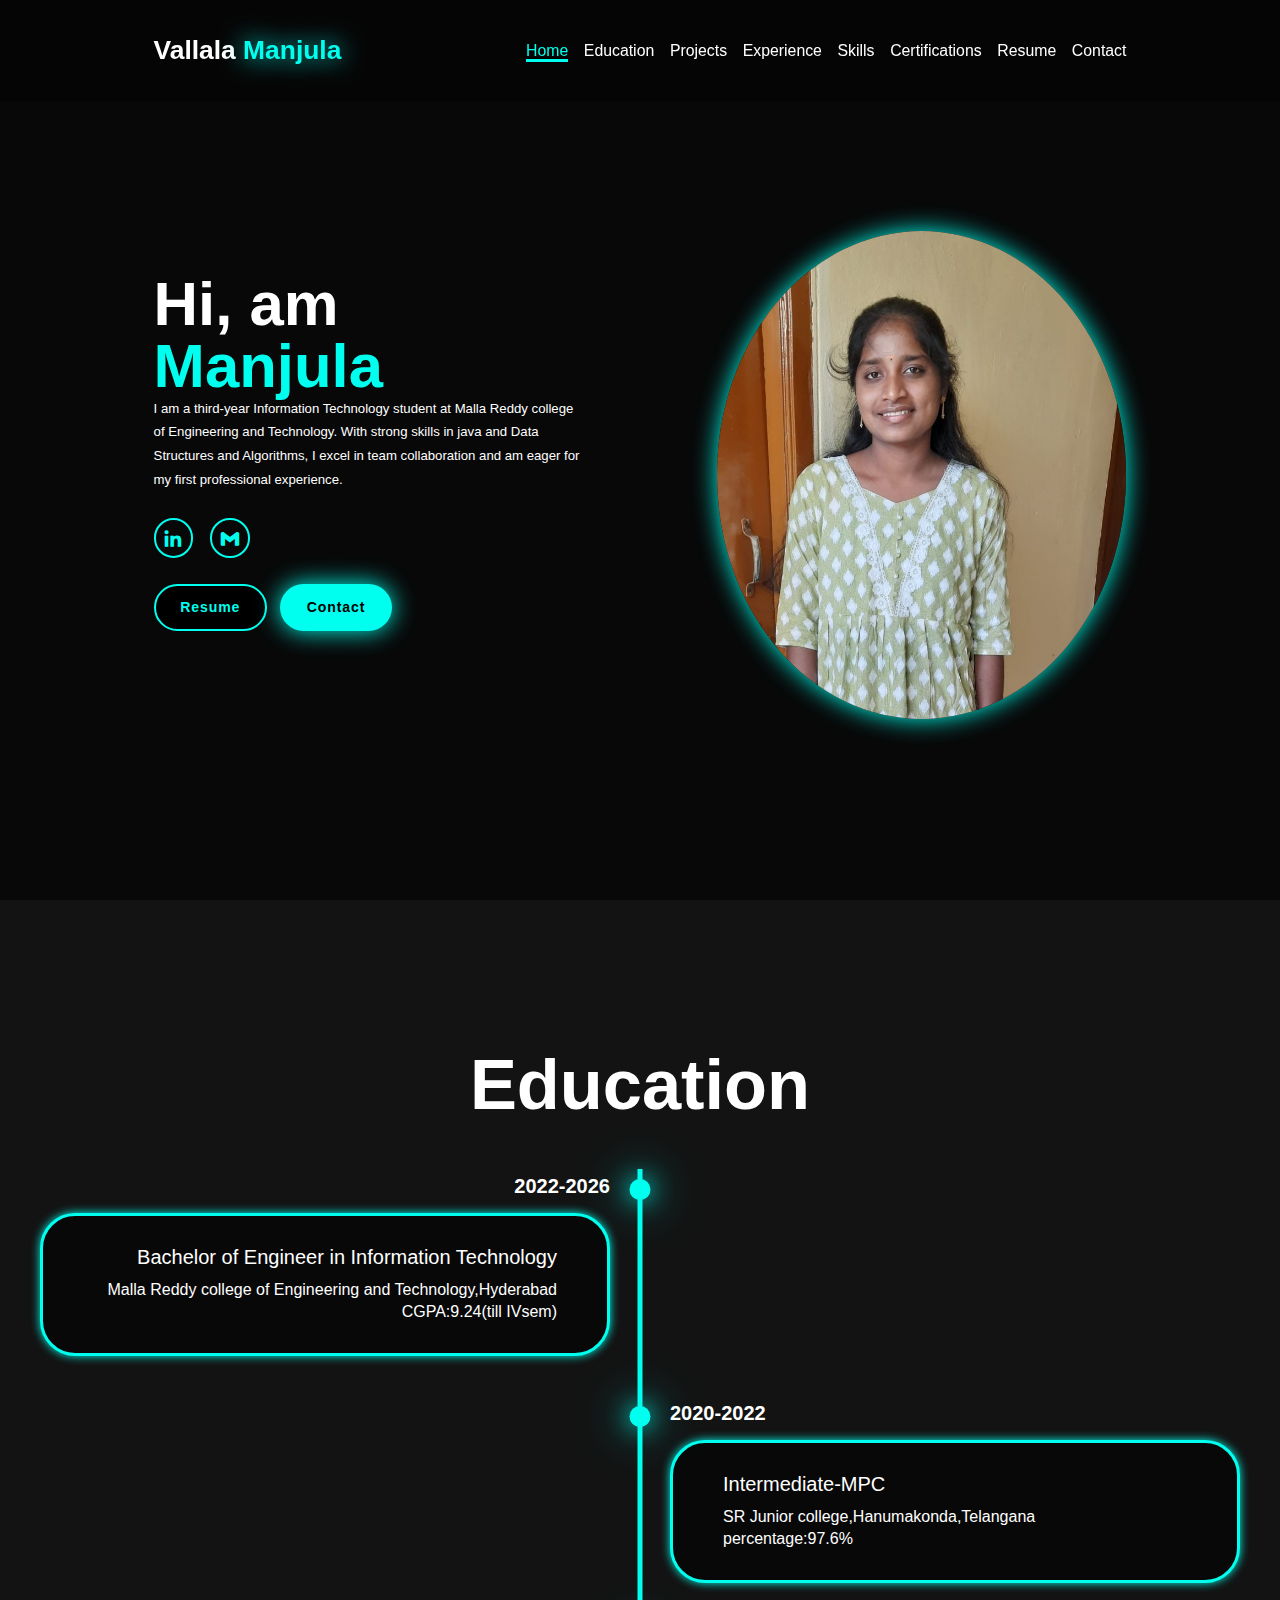
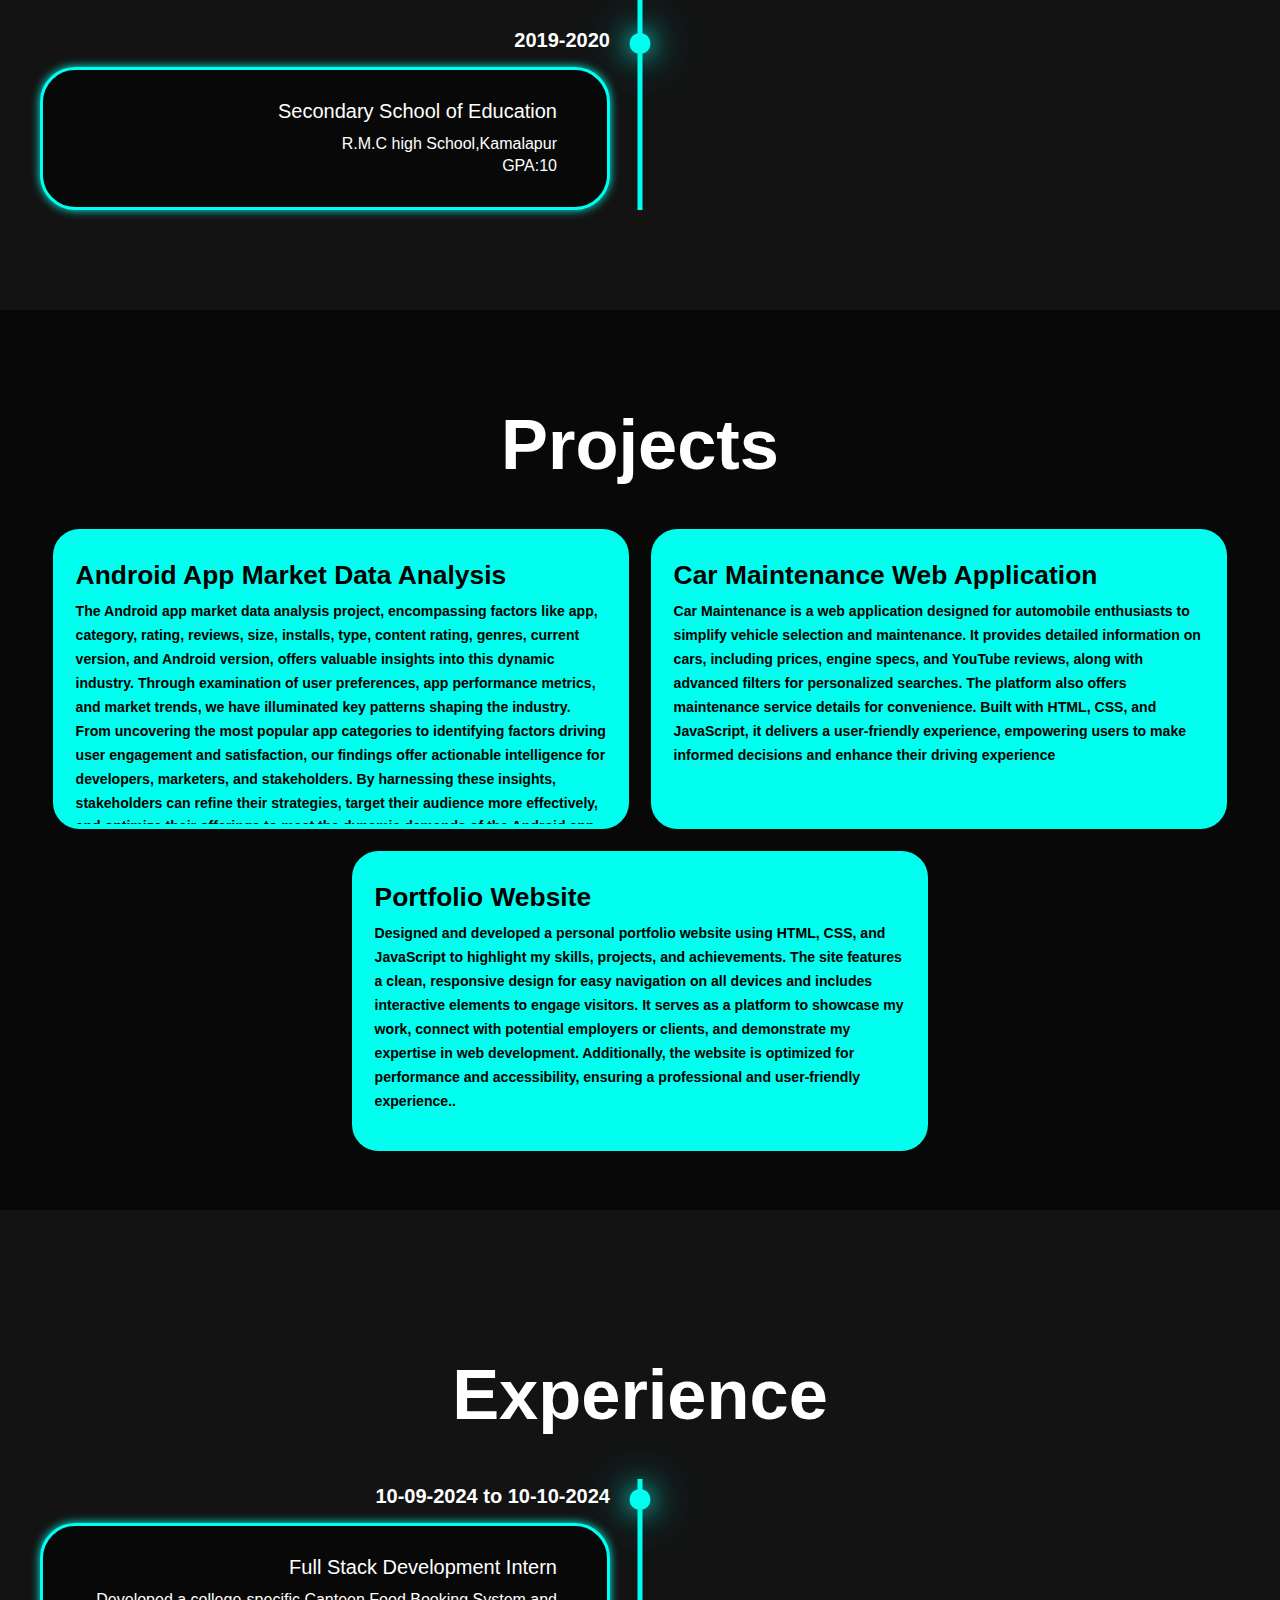
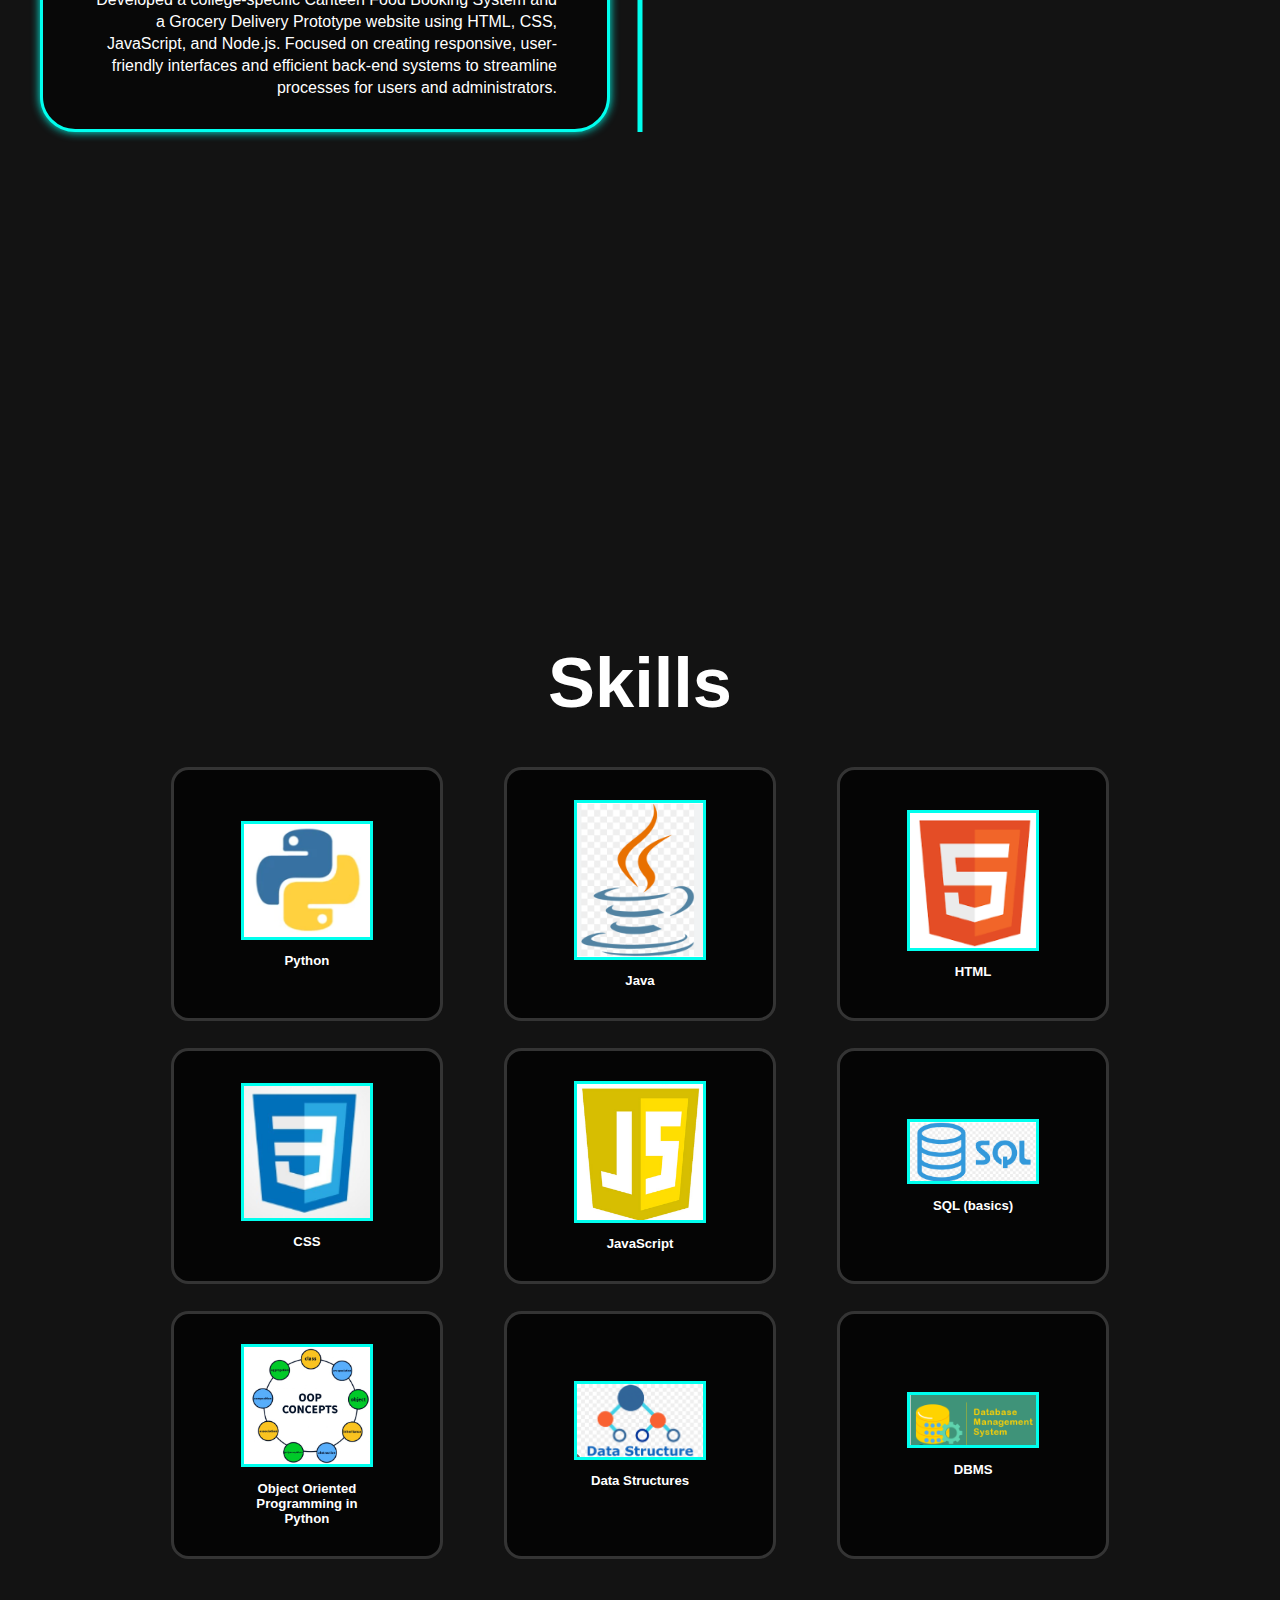
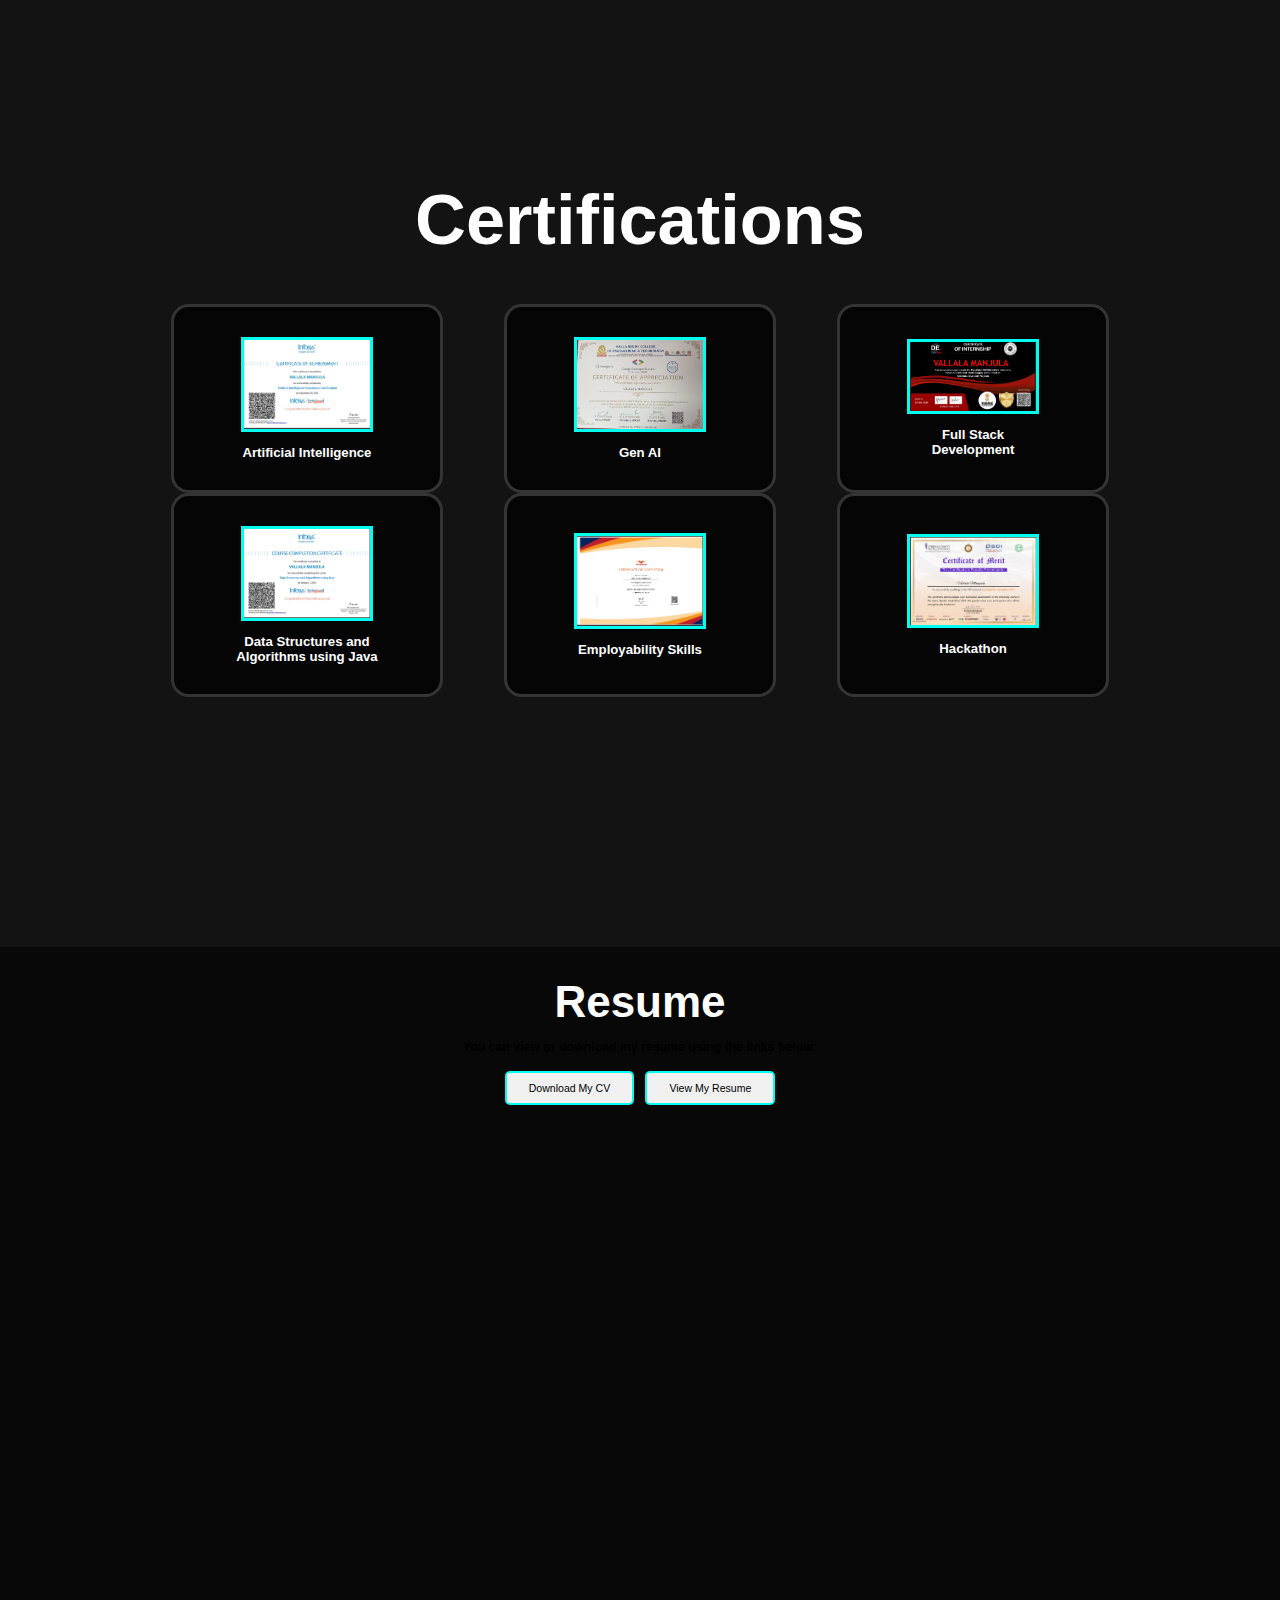
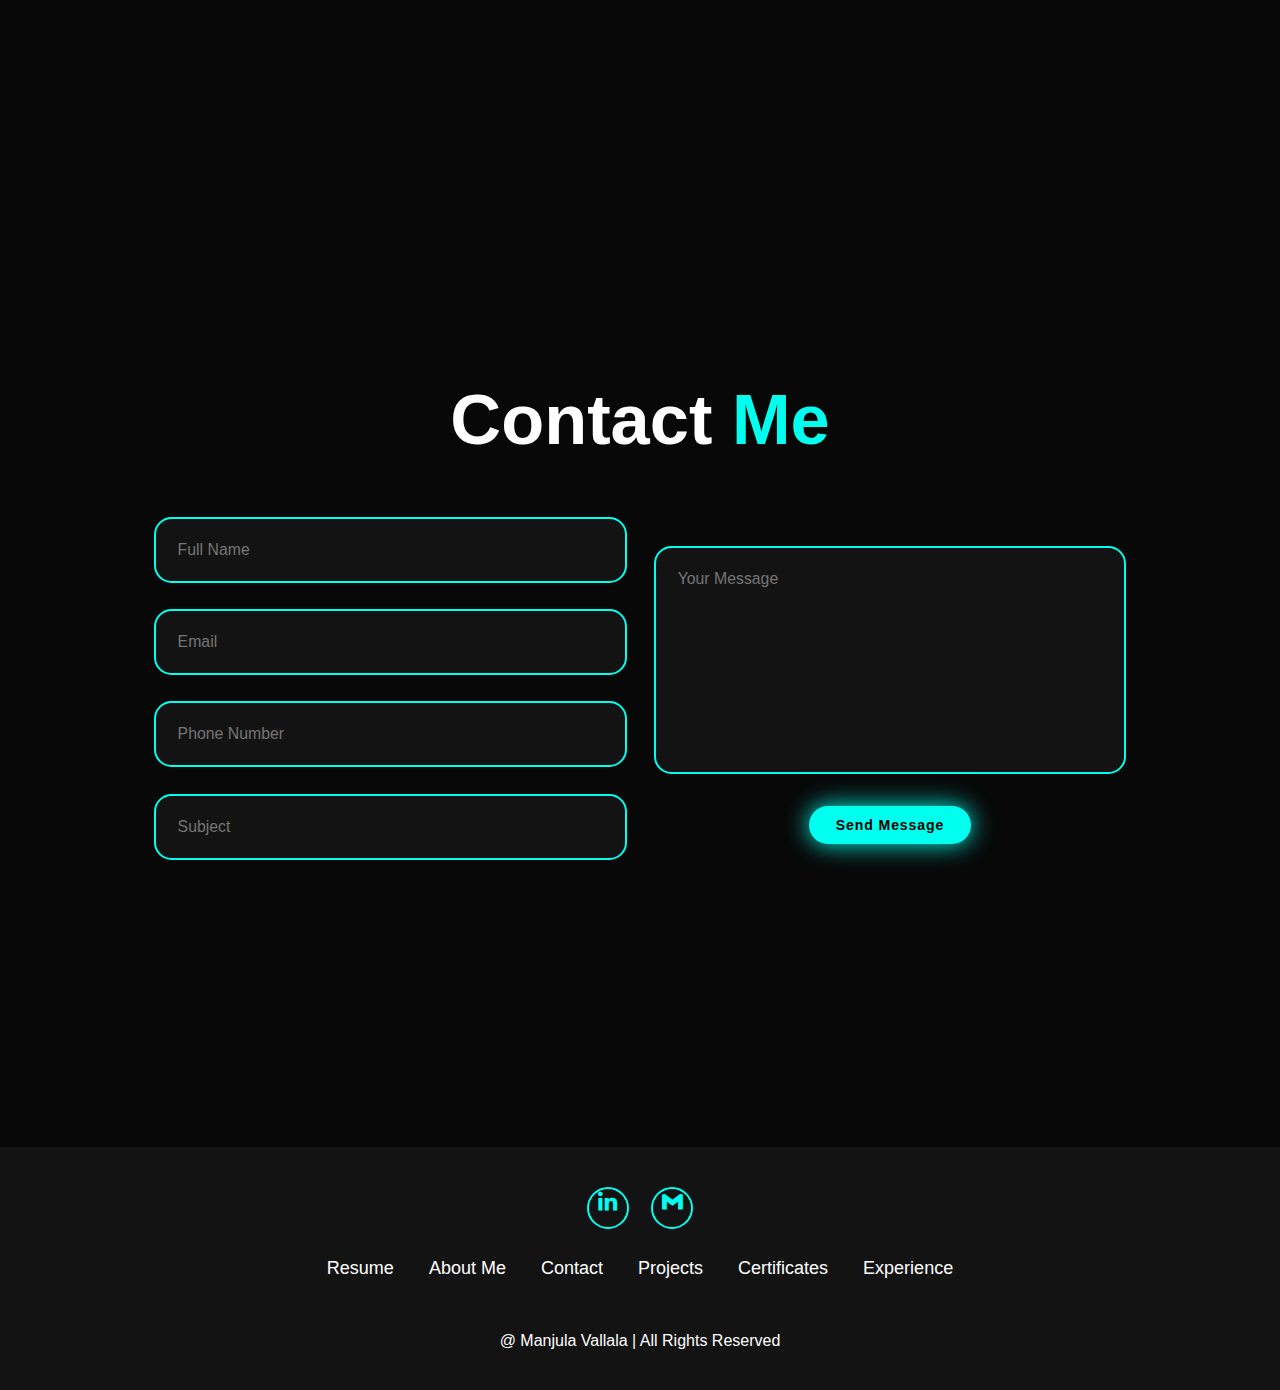
<file: index.html>
<!DOCTYPE html>
<html lang="en">
<head>
    <meta charset="UTF-8">
    <meta name="viewport" content="width=device-width, initial-scale=1.0">
    <title>my portfolio</title>
    <link rel="stylesheet" href="style.css">
    <link href='https://unpkg.com/boxicons@2.1.4/css/boxicons.min.css' rel='stylesheet'>
</head>
<body>
    <header class="header">
        <a href="#home" class="logo">Vallala
            <span>Manjula</span></a>
            <i class='bx bx-menu' id="menu-icon"></i>

            <nav class="navbar">
                <a href="#home" class="active">Home</a>
                <a href="#education" >Education</a>
                <a href="#projects">Projects</a>
                <a href="#experience">Experience</a>
                <a href="#skills">Skills</a>
                <a href="#certificates">Certifications</a>
                <a href="#resume">Resume</a>
                <a href="#contact">Contact</a>
               
            </nav>

    </header>

    <section class="home" id="home">
        <div class="home-content">
            <h1>Hi, am <span>Manjula</span></h1>
            <!-- <h3 class="text-animation">I'm a <span></span></h3> -->
            <p>I am a third-year Information Technology student at Malla Reddy college of Engineering and Technology. With strong skills in java
                and Data Structures and Algorithms, I excel in team collaboration and am eager for my first professional
                experience.</p>
                 <div class="social-icons">
                    <a href="https://www.linkedin.com/in/manjula-vallala/" target="_blank">

                        <i class='bx bxl-linkedin'></i>
                      </a>
                      
                      
       
                    <a href="mailto:vallalamanjula2003@gmail.com"><i class='bx bxl-gmail' ></i></a>
                    
                 </div>
                 <div class="btn-group">
                    <a href="#resume" class="btn">Resume</a>
                    <a href="#contact"class=btn>Contact</a>
                 </div>
                </div>
                 <div class="home-img">
                    <img src="mypic1.jpg" alt="">
                 </div>
       

    </section>
    <section class="education" id="education">
    <h2 class="heading">Education</h2>
    <div class="timeline-items">
        
        <div class="timeline-item">
            <div class="timeline-dot"></div>
            <div class="timeline-date">2022-2026</div>
            <div class="timeline-content">
                <h3>Bachelor of Engineer in Information Technology</h3>
                <p>Malla Reddy college of Engineering and Technology,Hyderabad</p>
                <p>CGPA:9.24(till IVsem)</p>
            </div>
        
        </div>
        <div class="timeline-item">
            <div class="timeline-dot"></div>
            <div class="timeline-date">2020-2022</div>
            <div class="timeline-content">
                <h3>Intermediate-MPC</h3>
                <p>SR Junior college,Hanumakonda,Telangana</p>
                <p>percentage:97.6%</p>
            </div>
    
        </div>
        <div class="timeline-item">
            <div class="timeline-dot"></div>
            <div class="timeline-date">2019-2020</div>
            <div class="timeline-content">
                <h3>Secondary School of Education</h3>
                <p>R.M.C high School,Kamalapur</p>
                <p>GPA:10</p>
            </div>
        
        </div>
    </div>
</section>
<section class="projects" id="projects">
    <h2 class="heading">Projects</h2>
    <div class="projects-container">
        
        <div class="project-box">
            <div class="project-info">
                <h4>Android App Market Data Analysis</h4>
                <p>The Android app market data analysis project, encompassing factors like app, category, rating, reviews, size, installs,
                     type, content rating, genres, current version, and Android version, offers valuable insights into this dynamic industry.
                     Through examination of user preferences, app performance metrics, and market trends, 
                    we have illuminated key patterns shaping the industry. From uncovering the most popular app 
                    categories to identifying factors driving user engagement and satisfaction, our findings offer actionable intelligence for 
                    developers, marketers, and stakeholders. By harnessing these insights, stakeholders can refine their strategies,
                     target their audience more effectively, and optimize their offerings to meet the dynamic demands of the Android app market. 
                </p>
                       
            </div>
        </div>
        <div class="project-box">
            <div class="project-info">
                <h4>Car Maintenance Web Application</h4>
                <p>Car Maintenance is a web application designed for automobile enthusiasts to simplify vehicle selection and maintenance.
                     It provides detailed information on cars, including prices, engine specs, and YouTube reviews, along with advanced
                      filters for personalized searches. The platform also offers maintenance service details for convenience. Built
                       with HTML, CSS, and JavaScript, it delivers a user-friendly experience, empowering users to make informed
                        decisions and enhance their driving experience </p>
                
            </div>
        <
        </div>
        <div class="project-box">
            <div class="project-info">
                <h4>Portfolio Website</h4>
                <p>Designed and developed a personal portfolio website using HTML, CSS, and JavaScript to highlight my skills, projects, 
                    and achievements. The site features a clean, responsive design for easy navigation on all devices and includes 
                    interactive elements to engage visitors. It serves as a platform to showcase my work, connect with potential 
                    employers or clients, and demonstrate my expertise in web development. Additionally, the website is optimized
                     for performance and accessibility, ensuring a professional and user-friendly experience.. </p>
                
            </div>
        </div>
    </div>

</section>
<section class="experience" id="experience">
    <h2 class="heading">Experience</h2>
    <div class="timeline-items">
        <div class="timeline-item">
            <div class="timeline-dot"></div>
            
        
        
        
            <div class="timeline-date">10-09-2024 to 10-10-2024</div>
            <div class="timeline-content">
                <h3>Full Stack Development Intern</h3>
                <p>Developed a college-specific Canteen Food Booking System and a Grocery Delivery Prototype website using HTML,
                     CSS, JavaScript, and Node.js. Focused on creating responsive, user-friendly interfaces and efficient
                      back-end systems to streamline processes for users and administrators.</p>
            </div>
    
        </div>
    </div>
</section>
<section class="skills" id="skills">
    <div class="skills-box">
        <h2 class="heading">Skills</h2>
        <div class="wrapper">
            <div class="skills-item">
                <img src="python.png" alt="python">
                <h2>Python</h2>
                
            </div>
            <div class="skills-item">
                <img src="java.png" alt="python">
                <h2>Java</h2>
                
            </div>
            <div class="skills-item">
                <img src="html.png" alt="python">
                <h2>HTML</h2>
                
            </div>
            <div class="skills-item">
                <img src="css.png" alt="python">
                <h2>CSS</h2>
                
            </div>
            <div class="skills-item">
                <img src="javascript.png" alt="python">
                <h2>JavaScript</h2>
                
            </div>
            <div class="skills-item">
                <img src="sql.png" alt="python">
                <h2>SQL (basics)</h2>
                
            </div>
            <div class="skills-item">
                <img src="oops.png" alt="python">
                <h2>Object Oriented Programming in Python</h2>
                
            </div>
            <div class="skills-item">
                <img src="datastructures.png" alt="python">
                <h2>Data Structures</h2>
                
            </div>
            <div class="skills-item">
                <img src="database.png" alt="python">
                <h2>DBMS</h2>
                
            </div>
        </div>
    </div>
</section>
<section class="certificates" id="certificates">
    <div class="certificates-box">
        <h2 class="heading">Certifications</h2>
        <div class="wrapper">
            <div class="certificates-item">
                <img src="image.jpg" alt="Artificial Intelligence">
                <h2>Artificial Intelligence</h2>
            </div>
            <div class="certificates-item">
                <img src="GenAI.jpg" alt="Artificial Intelligence">
                <h2>Gen AI</h2>
            </div>
            <div class="certificates-item">
                <img src="image2.jpg" alt="Full Stack Development">
                <h2>Full Stack Development</h2>
            </div>
        </div>
        <div class="wrapper">
            <div class="certificates-item">
                <img src="java.jpg" alt="Data Structures and Algorithms using Java">
                <h2>Data Structures and Algorithms using Java</h2>
            </div>
            <div class="certificates-item">
                <img src="image3.jpg" alt="Employability Skills">
                <h2>Employability Skills</h2>
            </div>
            <div class="certificates-item">
                <img src="image4.jpg" alt="Hackathon">
                <h2>Hackathon</h2>
            </div>
        </div>
    </div>
</section>

</section>
<section class="resume" id="resume">
    <div class="resume-container">
        <h2>Resume</h2>
        <p>
            You can view or download my resume using the links below:
        </p>
        <a href="https://drive.google.com/uc?export=download&id=1Z4Qdf8U34pUT-8ew67Tl_Wnlwn4aff8J
" class="resume-button">Download My CV</a>
        <a href="https://drive.google.com/file/d/1Z4Qdf8U34pUT-8ew67Tl_Wnlwn4aff8J/view?usp=sharing" class="resume-button">View My Resume</a>
    </div>
</section>


<section class="contact" id="contact">
    <h2 class="heading">Contact <span>Me</span></h2>
    <form >
        <div class="input-group">
            <div class="input-box">
                <input type="text" placeholder="Full Name">
                <input type="email" id="email" placeholder="Email">
            </div>
            <div class="input-box">
                <input type="number" placeholder="Phone Number">
                <input type="text"placeholder="Subject">
            </div>
        </div>
        <div class="input-group-2">
            <textarea name="" id="" rows="10" cols="30" placeholder="Your Message"></textarea>
            <input type="submit" value="Send Message" class="btn">
        </div>


    </form>
    <script src="https://smtpjs.com/v3/smtp.js"></script>

    <script src="script.js"></script>
</section>
<footer class="footer">
    <div class="social">
        <a href=https://www.linkedin.com/in/manjula-vallala><i class='bx bxl-linkedin'></i></a>
        <a href="mailto:vallalamanjula2003@gmail.com"><i class='bx bxl-gmail' ></i></a>
                    

    </div>
    <ul class="list">
        <li>
            <a href="#resume">Resume</a>
        </li>
        <li>
            <a href="#">About Me</a>
        </li>
        <li>
            <a href="#contact">Contact</a>
        </li>
        <li>
            <a href="#projects">Projects</a>
        </li>
        <li>
            <a href="#certificates">Certificates</a>
        </li>
        <li>
            <a href="#experience">Experience</a>
        </li>
        

    </ul>
    <p class="copyright">
        @ Manjula Vallala | All Rights Reserved
    </p>
</footer>
<script src="script.js"></script>

    
</body>
</html>
</file>
<file: style.css>
*{
    margin:0;
    padding:0;
    box-sizing:border-box;
    text-decoration:none;
    border:none;
    outline:none;
    scroll-behavior: smooth;
    font-family: "Poppins",sans-serif;
}
:root{
    --bg-color:#080808;
    --second-bg-color:#131313;
    --text-color:white;
    --main-color:#00ffee;

}
html{
    font-size: 60%;
    overflow-x: hidden;
   
}
body{
    background: var(--bg-color);
    color: var(--text-color);
}
.header{
    position: fixed;
    top:0;
    left: 0;
    width: 100%;
    padding: 4rem 12%  4rem;
    background: rgba(0, 0, 0, 0.3);
    backdrop-filter: blur(10px);
    display: flex;
    justify-content: space-between;
    align-items: center;
    z-index: 5;
}
.logo{
    font-size: 3rem;
    color: var(--text-color);
    font-weight: 800;
    cursor: pointer;
    transition: 0.3s ease;
}
.logo:hover{
    transform: scale(1.1);

}
.logo span{
    text-shadow: 0 0 25px var(--main-color);
}
.navbar a{
    font-size: 1.8rem;
    color: var(--text-color);
    margin-left: 1.5rem;
    font-weight: 500;
    transition: 0.3s ease;
    border-bottom: 3px solid transparent;
}
.navbar a:hover,
.navbar a.active{
    color: var(--main-color);
    border-bottom: 3px solid var(--main-color);


}
#menu-icon{
    font-size: 3.6rem;
    color: var(--main-color);
    display: none;
}
section{
    min-height: 100vh;
    padding: 10rem 12% 10rem;

}
.home{
    display: flex;
    align-items:center;
    justify-content: center;
    gap: 15rem;
}
.home-content{
    display: flex;
    flex-direction: column;
    align-items: baseline;
    text-align: left;
    justify-content: center;
    margin-top: 3rem;
}
span{
    color: var(--main-color);
}
.logo span{
    color: var(--main-color);
}
.home-content{
    margin-bottom: 2rem;
    margin-top: 1rem;
    font-size: 3.5rem;
}
.home-content h1{
    font-size: 7rem;
    font-weight: 700;
    margin-top: 1.5rem;
    line-height: 1;
}
.home-img{
    border-radius: 50%;
    

}
.home-img img{
    position: relative;
    top: 3rem;
    width: 32vw;
    border-radius: 50%;
    box-shadow: 0 0 25px var(--main-color);
    cursor: pointer;
    transition: 0.4s ease-in-out;

}
.home-img img:hover{
    box-shadow: 0 0 25px var(--main-color),
                0 0 50px var(--main-color),
                0 0 100px var(--main-color);

}
.home-content{
    font-size: 1.5rem;
    font-weight: 500;
    line-height: 1.8;
    max-width: 1000px;
}
.social-icons a{
    display: inline-flex;
    justify-content: center;
    align-items: center;
    width: 4.5rem;
    height: 4.5rem;
    background:transparent;
    border: 2px solid var(--main-color);
    font-size: 2.5rem;
    border-radius: 50%;
    color: var(--main-color);
    margin: 3rem 1.5rem 3rem 0;
    transition: 0.3s ease-in-out;
}
.social-icons a:hover{
    color: var(--text-color);
    transform: scale(1.3)translateY(-5px);
    box-shadow: 0 0 25px var(--main-color);
    background-color: var(--main-color);
}
.btn{
    display: inline-block;
    padding: 1rem 2.8rem;
    background: var(--main-color);
    box-shadow: 0 0 25px var(--main-color);
    border-radius: 4rem;
    font-size: 1.6rem;
    color: black;
    border: 2px solid transparent;
    letter-spacing: 0.1rem;
    font-weight: 600;
    transition: 0.3s ease-in-out;
    cursor: pointer;
}
.btn:hover{
    transform: scale(1.05);
    box-shadow: 0 0 50px var(--main-color);

}
.btn-group{
    display: flex;
    align-items: center;
    gap: 1.5rem;
}
.btn-group a:nth-last-of-type(2){
    background-color: black;
    color: var(--main-color);
    border: 2px solid var(--main-color);
    box-shadow: 0 0 25px transparent;
}
.btn-group a:nth-last-of-type(2):hover{
    box-shadow: 0 0 25pc var(--main-color);
    background-color: var(--main-color);
    color: black;
}
.text-animation{
    font-size: 34px;
    font-weight: 600;
    min-width: 280px;
}
.text-animation span{
    position: relative;
}
.text-animation span::before{
    content: "web developer";
    color: var(--main-color);
    animation: words 20s infinite;
}
.text-animation span::after{
    content: "";
    background-color: var(--bg-color);
    position: absolute;
    width: calc(100% +8px);
    height: 100%;
    border-left: 3px solid var(--bg-color);
    right: -8px;
    animation: cursor 0.6s infinite,typing 20s steps(14) infinite;
}
@keyframes cursor{
    to{
        border-left: 2px solid var(--main-color);
    }

    
}
@keyframes words{
    0%,
    20%{
        content: "Frontend Designer";
    }
    21%,
    40%{
        content:"Web Designer";
    }
    41%,
    60%{
        content: "Passionate Learner";
    }
    61%,
    80%{
        content: "Web Developer";
    }
    81%,
    100%{
        content: "Undergraduate";
    }
    
}
@keyframes typing{
    10%,
    15%,
    30%,
    35%,
    50%,
    55%,
    70%,
    75%,
    90%,
    95%{
        width: 0;
    }
    5%,
    20%,
    25%,
    40%,
    45%,
    60%,
    65%,
    80%,
    85%{
        width: calc(100%+8px);
    }
    
}

.heading {
    font-size: 8rem;
    text-align: center;
    margin: 5rem 0;
}

.education,.experience{
    padding: 100px 15px;
    background: var(--second-bg-color);
}

.education h2,.experience h2{
    margin-bottom: 5rem;
}

.timeline-items {
    max-width: 1200px;
    margin: auto;
    display: flex;
    flex-wrap: wrap;
    position: relative;
}

.timeline-items::before {
    content: "";
    position: absolute;
    width: 5px;
    height: 100%;
    background-color: var(--main-color);
    left: 50%;
    transform: translateX(-50%);
}

.timeline-item {
    margin-bottom: 40px;
    width: 100%;
    position: relative;
}

.timeline-item:last-child {
    margin-bottom: 0;
}

.timeline-item:nth-child(odd) {
    padding-right: calc(50% + 30px);
    text-align: right;
}

.timeline-item:nth-child(even) {
    padding-left: calc(50% + 30px);
}

.timeline-dot {
    height: 21px;
    width: 21px;
    background-color: var(--main-color);
    box-shadow: 0 0 25px var(--main-color), 0 0 50px var(--main-color);
    position: absolute;
    left: 50%;
    transform: translateX(-50%);
    border-radius: 50%;
    top: 10px;
}

.timeline-date {
    font-size: 20px;
    font-weight: 800;
    color: white;
    margin: 6px 0 15px;
}

.timeline-content {
    background-color: var(--bg-color);
    border: 3px solid var(--main-color);
    padding: 30px 50px;
    border-radius: 4rem;
    box-shadow: 0 0 10px var(--main-color);
    cursor: pointer;
    transition: 0.3s ease-in-out;
}

.timeline-content:hover {
    transform: scale(1.05);
    box-shadow: 0 0 25px var(--main-color);
}

.timeline-content h3 {
    font-size: 20px;
    color: white;
    margin: 0 0 10px;
    font-weight: 500;
}

.timeline-content p {
    color: white;
    font-size: 16px;
    font-weight: 300;
    line-height: 22px;
}
::-webkit-scrollbar{
    width: 15px;
}
::-webkit-scrollbar-thumb{
    background-color: var(--main-color);
}
::-webkit-scrollbar-track{
    background-color: var(--bg-color);
    width: 50px;
}

.projects {
    background: var(--bg-color);
    color: black;
    padding: 50px 0;
}

.projects h2 {
    margin-bottom: 5rem;
    color: white;
    text-align: center;
}

.projects-container {
    display: flex;
    flex-wrap: wrap;
    justify-content: center;
    gap: 2.5rem;
}

.project-box {
    background-color: var(--main-color);
    height: 300px;
    border-radius: 3rem;
    border: 5px solid transparent;
    cursor: pointer;
    transition: 0.4s ease-in-out;
    width: 45%; /* Adjust width to fit two items per row */
    overflow: hidden;
} 

.project-box:hover {
    background: white;
    color: black;
    border: 5px solid var(--main-color);
    transform: scale(1.03);
}

.project-info {
    display: flex;
    flex-direction: column;
    text-align: left;
    justify-content: flex-start;
    align-items: flex-start;
    padding: 3rem 2rem;
    height: 100%; /* Ensure the info box takes the full height */
}

.project-info h4 {
    font-size: 3rem;
    font-weight: 800;
    margin-bottom: 1rem;
}

.project-info p {
    font-size: 1.6rem;
    font-weight: 600;
    line-height: 1.7;
    margin: 0;
} 
.skills,.certificates{
    background: var(--second-bg-color);

}
.skills-box,.certificates-box{
    background-size: cover;
    display: flex;
    align-items: center;
    justify-content: center;
    flex-direction: column;
}
.skills .heading,.certificates .heading{
    margin-bottom: 5rem;

}
.skills-box img,.certificates img{
    width: 15rem;
    /* border-radius: 50%; */
    border: 3px solid var(--main-color);
    /* box-shadow: 0 0 25px var(--main-color); */
}
.wrapper{
    display: grid;
    grid-template-columns: repeat(3,1fr);
    gap: 3rem;
}
.skills-item,.certificates-item{
    min-height: 80px;
    max-width: 450px;
    background: rgba(0, 0, 0, 0.7);
    border: 3px solid rgba(238,238,238,0.2);
    border-radius: 2rem;
    margin: 0 2rem;
    padding: 30px 60px;
    cursor: pointer;
    display: flex;
    flex-direction: column;
    align-items: center;
    justify-content: center;
    text-align: center;
    gap: 1.5rem;
    color: white;
    transition: 0.4s ease-in-out;
}
.skills-item:hover,.certificates-item:hover{
    border: 3px solid var(--main-color);
    transform: translateY(-10px)scale(1.03);
    box-shadow: 0 0 25px var(--main-color);
}


.contact{
    background-color: var(--bg-color);
}
.contact h2{
    margin-bottom: 3rem;
    color:white;
}
.contact form{
    display: flex;
    align-items: center;
    justify-content: center;
    gap: 3rem;
    margin: 5rem auto;
    text-align: center;
}
.contact form .input-box{
    display: flex;
    justify-content: center;
    flex-wrap: wrap;
}
.contact form .input-box input,
.contact form textarea{
    width: 100%;
    padding: 2.5rem;
    font-size: 1.8rem;
    color: var(--text-color);
    background: var(--second-bg-color);
    border-radius: 2rem;
    border: 2px solid var(--main-color);
    margin: 1.5rem 0;
    resize: none;
}
.contact form .btn{
    margin-top: 2rem;
}
.footer{
    position: relative;
    bottom: 0;
    width: 100%;
    padding: 40px 0;
    background-color: var(--second-bg-color);

}
.footer .social{
    text-align: center;
    padding-bottom: 25px;
    color: var(--main-color);
}
.footer .social a{
    font-size: 25px;
    color: var(--main-color);
    border: 2px solid var(--main-color);
    width: 42px;
    height: 42px;
    display: inline-block;
    text-align: center;
    border-radius: 50%;
    margin: 0 10px;
    transition: 0.3s ease-in-out;
}
.footer ul{
    margin-top: 0;
    padding: 0;
    font-size: 18px;
    line-height: 1.6;
    margin-bottom: 0;
    text-align: center;
}
.footer ul li a{
    color: white;
    border-bottom: 3px solid transparent;
    transition: 0.3s ease-in-out;

}
.footer ul li a:hover{
    border-bottom: 3px solid var(--main-color);

}
.footer ul li{
    display: inline-block;
    padding: 0 15px;
}
.footer .copyright{
    margin-top: 50px;
    text-align: center;
    font-size: 16px;
    color: white;
}
@media(max-width:1285px){
    html{
        font-size: 55%;
    }
    .projects-conatiner{
        padding-bottom: 7rem;
        grid-template-columns: repeat(2,1fr);
        margin: 0.5rem;
    }
}
@media(max-width:991px){
    header{
        padding: 2rem 3%;
    }
    section{
        padding: 10rem 3% 2rem;
    }
    .timeline-items::before{
        left: 7px;

    }
    .timeline-item:nth-child(odd)
{
    padding-right: 0;
    text-align: left;
}
.timeline-item:nth-child(odd),
.timeline-item:nth-child(even){
    padding-left: 37px;
}
.timeline-dot{
    left: 0;
}
.projects{
    padding-bottom: 7rem;
}
.wrapper{
    grid-template-columns: repeat(1,1fr);
}
.contact form{
    flex-direction: column;
}
.footer{
    padding: 2rem 3%;
}


}
@media(max-width:895px){
    #menu-icon{
        display: block;
    }
    .navbar{
        position: absolute;
        top: 100%;
        right: 0;
        width: 50%;
        padding: 1rem 3%;
        background: rgba(0,0,0,0.8);
        backdrop-filter: blur(20px);
        border-bottom-left-radius: 2rem;
        border-left: 2px solid var(--main-color);
        border-bottom: 2px solid var(--main-color);
        display: none;
    }
    .navbar.active{
        display: block;
    }
    .navbar a{
        display: block;
        font-size: 2rem;
        margin: 2rem;
        color: white;
    }
    .home{
        flex-direction: column-reverse;
        margin: 5rem 4rem;
    }
    .home-content h3{
        font-size: 2.6rem;
    }
    .home-content h1{
        font-size: 8rem;
        margin-top: 0 auto;
    }
    .home-img img{
        width: 56vw;
    }
    .projects h2{
        margin-bottom: 3rem;
    }
    .projects-container{
        grid-template-columns: repeat(1,1fr);
    }
}

@media (max-width: 400px) {
    .projects-container {
        flex-direction: column;
        align-items: center;
    }

    .project-box {
        width: 100%; /* Make each project box take the full width */
        margin-bottom: 2rem; /* Add some spacing between the project boxes */
    }
}
/* .project-links {
    margin-top: 1rem;
} */

.project-box a {
    text-decoration: none;
    color: #007bff;
    margin: 0 1rem;
    font-weight: bold;
    transition: color 0.3s ease;
}

.project-item a:hover {
    color: #0056b3;
}

.project-description {
    max-height: 100px; /* Adjust the height as needed */
    overflow: hidden;
    padding-right: 10px; /* Adjust for scroll bar */
}

.project-description.expanded {
    max-height: none;
}

.read-more-btn {
    display: inline-block;
    margin-top: 10px;
    cursor: pointer;
    color: #007BFF;
    text-decoration: underline;
}
.projects {
    background: var(--bg-color);
    color: black;
    padding: 50px 0;
}

.projects h2 {
    margin-bottom: 5rem;
    color: white;
    text-align: center;
}

.projects-container {
    display: flex;
    flex-wrap: wrap;
    justify-content: center;
    gap: 2.5rem;
}

.project-box {
    background-color: var(--main-color);
    height: 300px;
    border-radius: 3rem;
    border: 5px solid transparent;
    cursor: pointer;
    transition: 0.4s ease-in-out;
    width: 45%; /* Adjust width to fit two items per row */
    overflow: hidden;
    position: relative; /* Ensure proper positioning for child elements */
}

.project-box:hover {
    background: white;
    color: black;
    border: 5px solid var(--main-color);
    transform: scale(1.03);
}

.project-info {
    display: flex;
    flex-direction: column;
    text-align: left;
    justify-content: flex-start;
    align-items: flex-start;
    padding: 3rem 2rem;
    height: 100%;
    overflow-y: auto; /* Enable vertical scrolling */
    box-sizing: border-box; /* Include padding in height calculation */
}

.project-info h4 {
    font-size: 3rem;
    font-weight: 800;
    margin-bottom: 1rem;
}

.project-info p {
    font-size: 1.6rem;
    font-weight: 600;
    line-height: 1.7;
    margin: 0;
}

.project-info button {
    margin-top: 1rem;
    border: none;
    background-color: var(--main-color);
    color: white;
    padding: 0.5rem 1rem;
    border-radius: 0.5rem;
    cursor: pointer;
    transition: background-color 0.3s ease;
}

.project-info button a {
    color: white;
    text-decoration: none;
}

.project-info button:hover {
    background-color: darken(var(--main-color), 10%);
}

/* Responsive Styles */
@media (max-width: 768px) {
    .project-box {
        width: 90%; /* Adjust to fit one item per row on medium screens */
    }
}

@media (max-width: 480px) {
    .project-box {
        width: 100%; /* Full width on very small screens */
    }
}
.resume {
    background: var(--bg-color);
    color: black;
    padding: 30px 0; /* Adjust padding to control section height */
    text-align: center;
}

.resume-container {
    max-width: 800px;
    margin: 0 auto;
    padding: 0 2rem;
}

.resume h2 {
    
    margin-bottom: 1.5rem; /* Margin for spacing */
    color: white;
    font-size: 5rem; /* Font size for heading */
}

.resume p {
    font-size: 1.4rem; /* Font size for paragraph */
    font-weight: 600;
    margin-bottom: 1.5rem; /* Margin for spacing */
}

.resume-button {
    display: inline-block;
    padding: 1rem 2.5rem; /* Increased padding for larger buttons */
    margin: 0.5rem;
    background-color: #f0f0f0; /* Less intense background color */
    color: black;
    border: 2px solid var(--main-color);
    border-radius: 5px;
    font-size: 1.2rem; /* Larger font size for better readability */
    text-decoration: none;
    transition: background-color 0.3s ease;
}

.resume-button:hover {
    background-color: var(--main-color);
    color: white;
}

@media (max-width: 768px) {
    .resume-container {
        padding: 0 1rem;
    }

    .resume h2 {
        font-size: 1.8rem; /* Smaller font size for smaller screens */
    }

    .resume p {
        font-size: 1.2rem; /* Smaller font size for smaller screens */
    }

    .resume-button {
        font-size: 1.1rem; /* Adjusted font size for responsiveness */
        padding: 0.8rem 2rem; /* Adjusted padding for smaller screens */
    }
}
</file>
